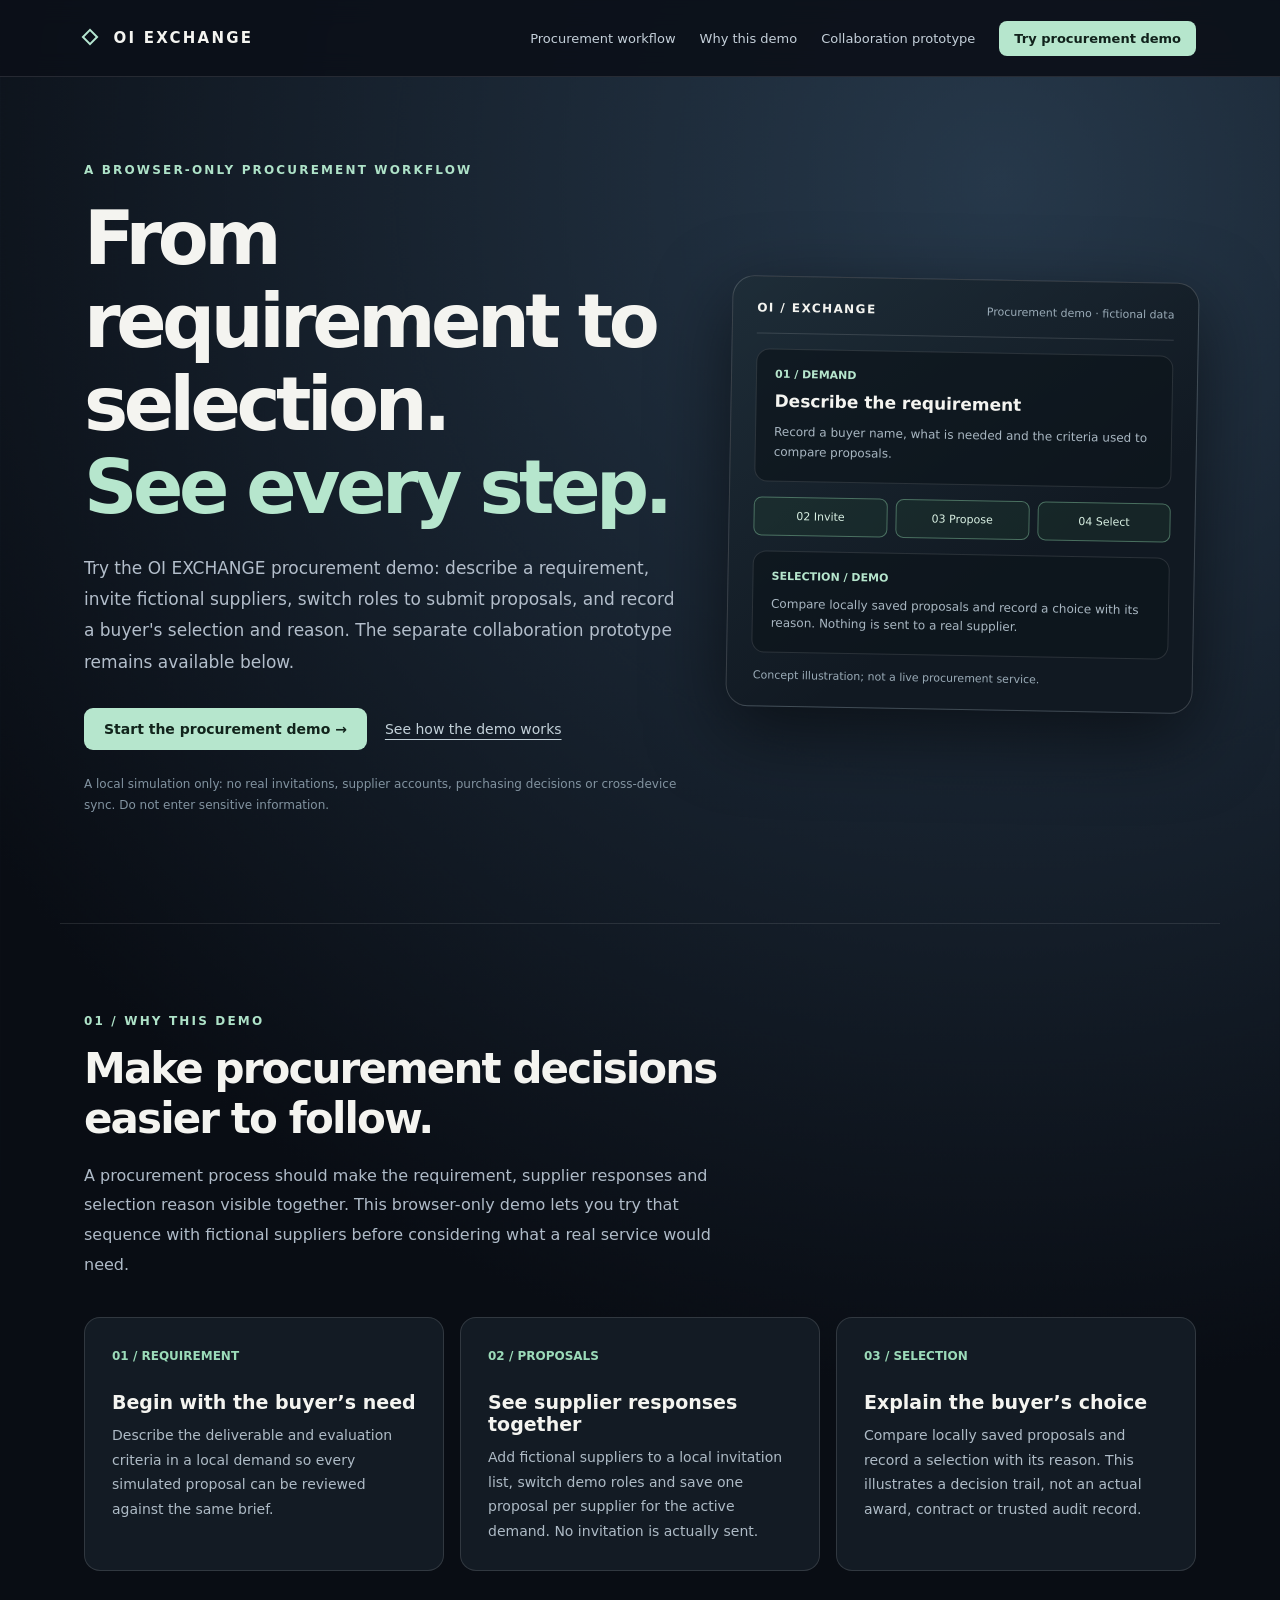
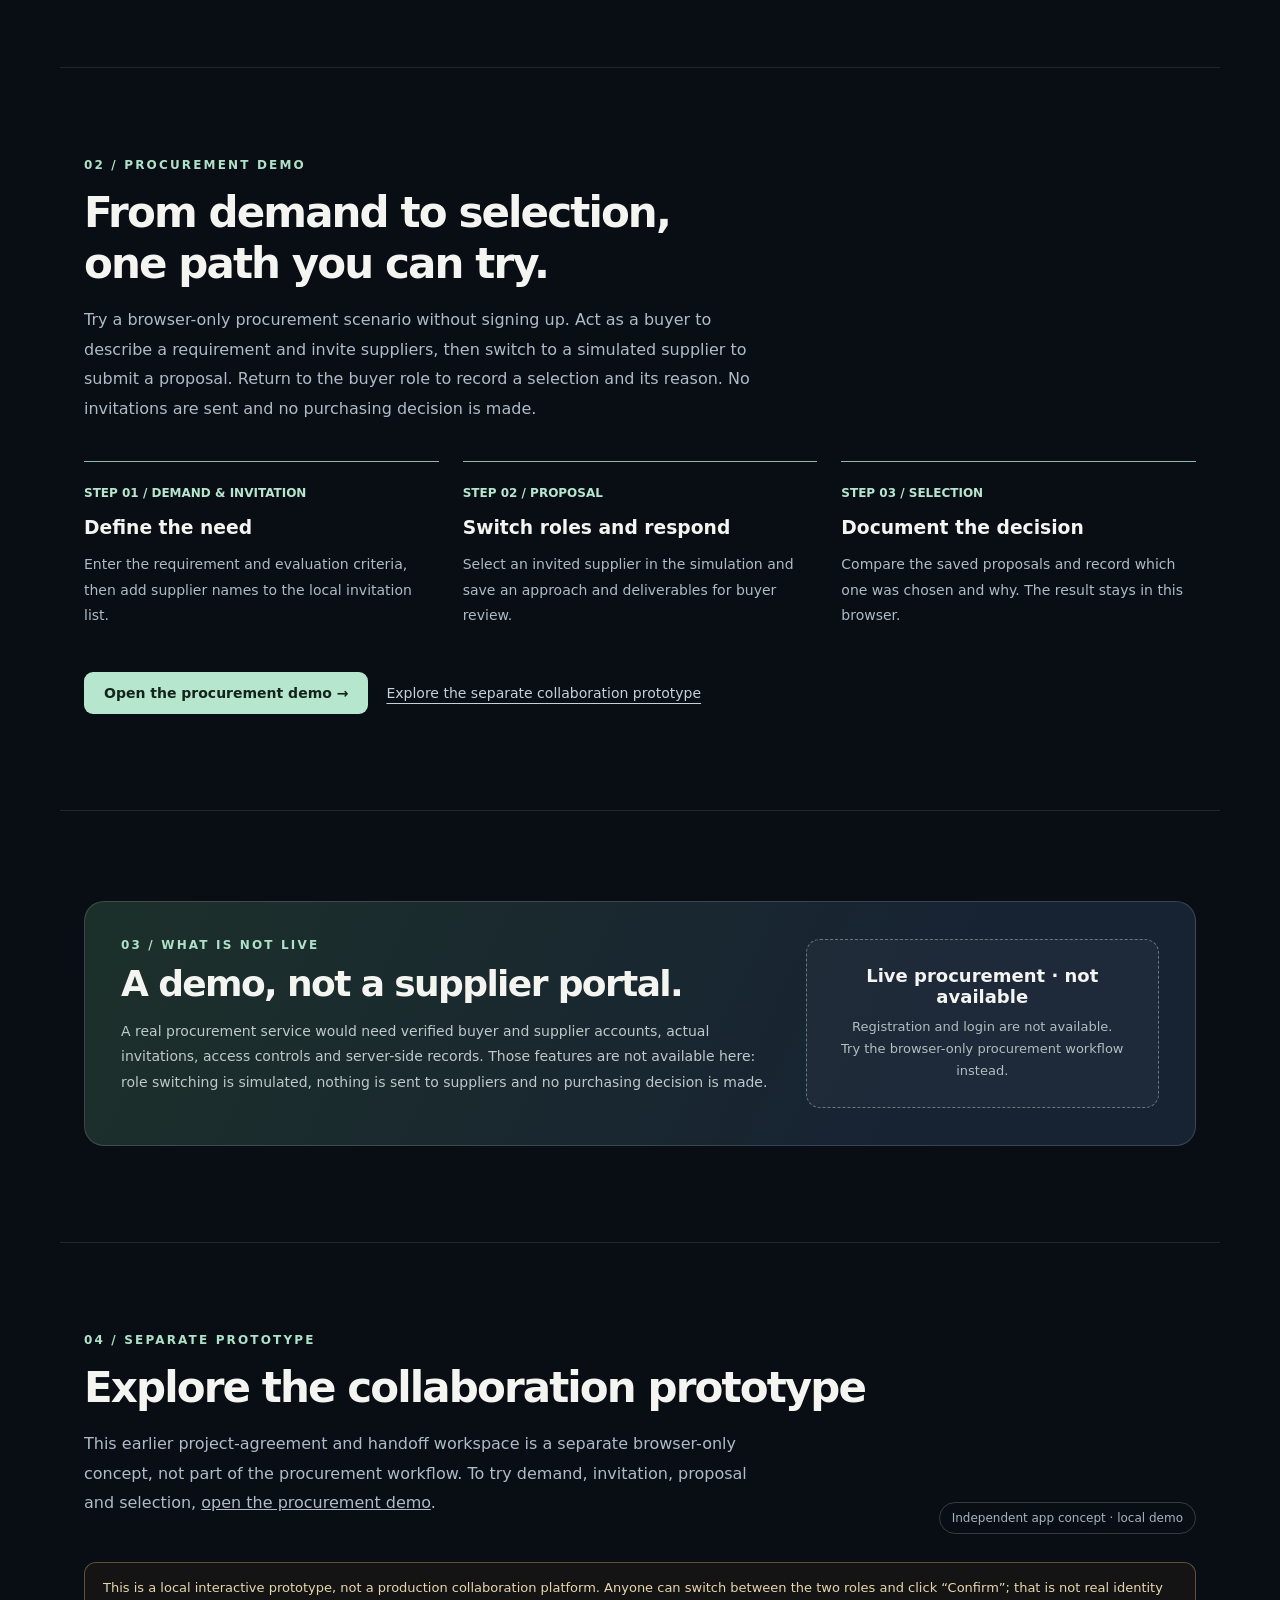
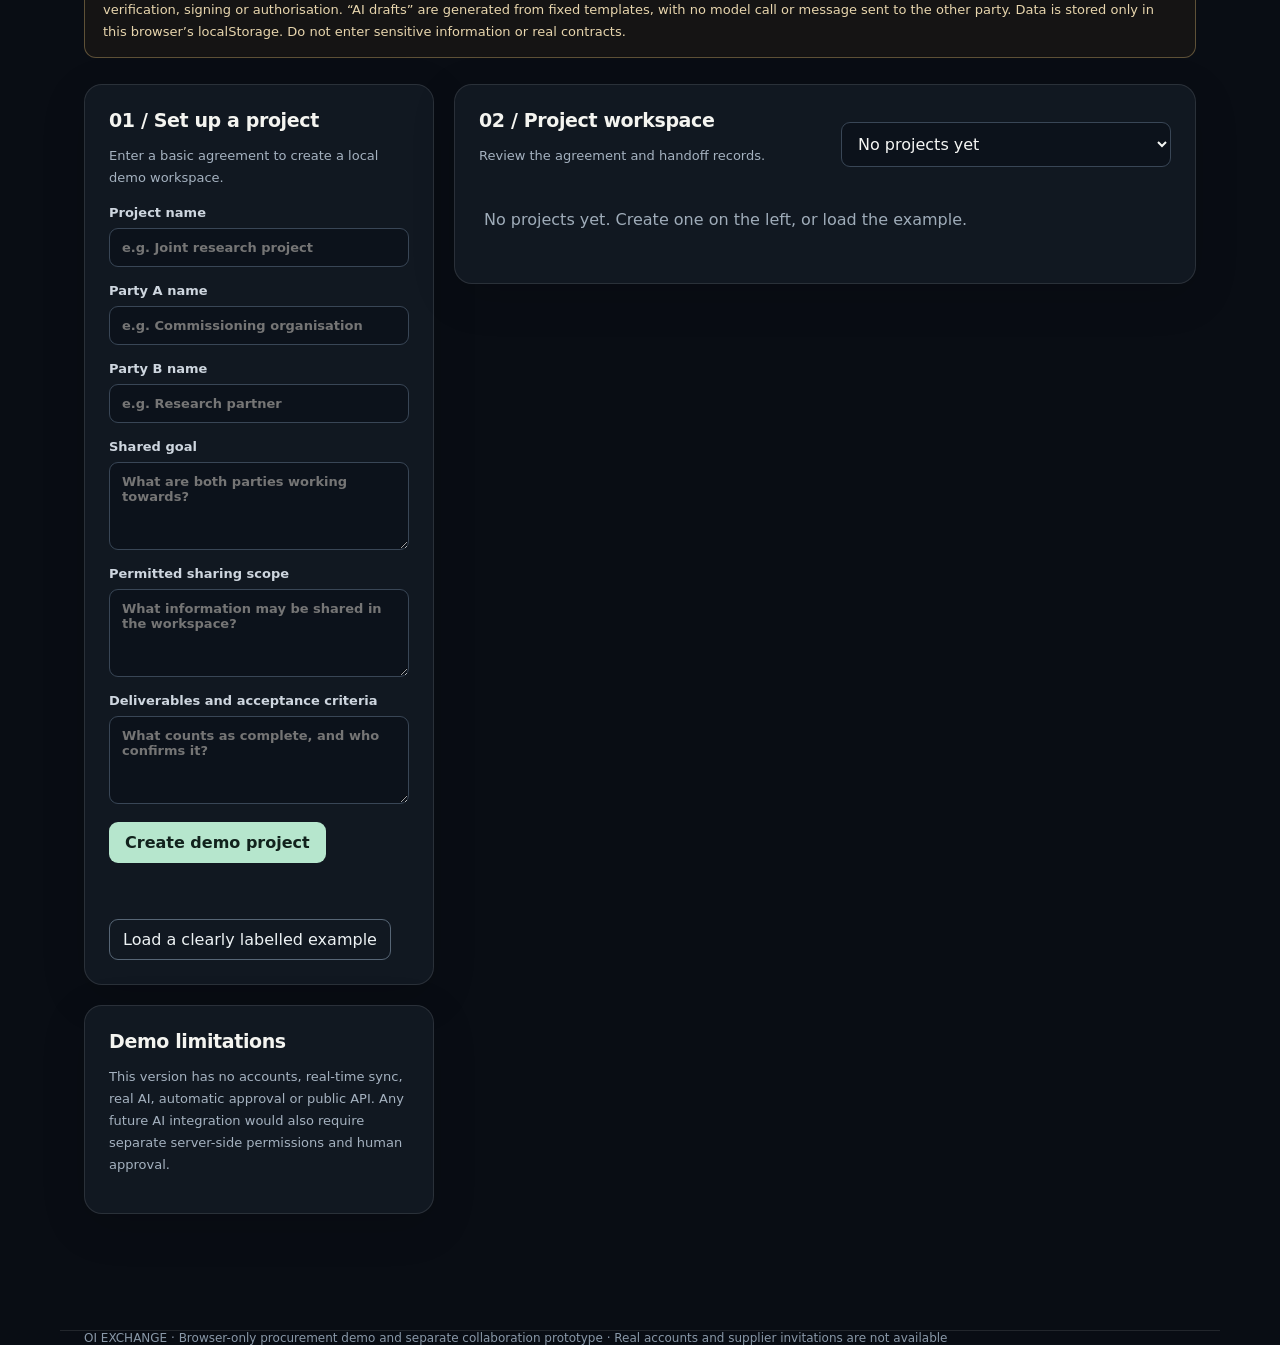
<file: index.html>
<!doctype html>
<html lang="en">
<head>
  <meta charset="utf-8">
  <meta name="viewport" content="width=device-width,initial-scale=1">
  <meta name="color-scheme" content="dark">
  <meta name="description" content="Explore the OI EXCHANGE browser-only procurement demo: define a demand, invite fictional suppliers, compare proposals and record a selection.">
  <title>OI EXCHANGE — Procurement workflow demo</title>
  <link rel="stylesheet" href="style.css">
</head>
<body>
  <a class="skip" href="#main">Skip to content</a>
  <header><div class="wrap"><a class="brand" href="#top"><i aria-hidden="true"></i> OI EXCHANGE</a><nav class="nav" aria-label="Main navigation"><a href="procurement.html#workflow">Procurement workflow</a><a href="#why">Why this demo</a><a href="#demo-workspace">Collaboration prototype</a><a class="nav-cta" href="procurement.html#workflow">Try procurement demo</a></nav></div></header>
  <main id="main">
    <section class="wrap site-hero" id="top" aria-labelledby="hero-title"><div><div class="eyebrow">A BROWSER-ONLY PROCUREMENT WORKFLOW</div><h1 id="hero-title">From requirement to selection.<br><em>See every step.</em></h1><p class="lead">Try the OI EXCHANGE procurement demo: describe a requirement, invite fictional suppliers, switch roles to submit proposals, and record a buyer's selection and reason. The separate collaboration prototype remains available below.</p><div class="ctas"><a class="cta" href="procurement.html#workflow">Start the procurement demo →</a><a class="text-link" href="#flow">See how the demo works</a></div><p class="hero-note">A local simulation only: no real invitations, supplier accounts, purchasing decisions or cross-device sync. Do not enter sensitive information.</p></div><div class="preview" aria-label="Illustration of the simulated procurement workflow; not real supplier data"><div class="preview-head"><strong>OI / EXCHANGE</strong><span>Procurement demo · fictional data</span></div><div class="preview-card"><b>01 / DEMAND</b><strong>Describe the requirement</strong><p>Record a buyer name, what is needed and the criteria used to compare proposals.</p></div><div class="preview-steps"><span>02 Invite</span><span>03 Propose</span><span>04 Select</span></div><div class="preview-card"><b>SELECTION / DEMO</b><p>Compare locally saved proposals and record a choice with its reason. Nothing is sent to a real supplier.</p></div><p class="preview-caption">Concept illustration; not a live procurement service.</p></div></section>
    <section id="why" class="section wrap" aria-labelledby="why-title"><div class="eyebrow">01 / WHY THIS DEMO</div><h2 id="why-title">Make procurement decisions<br>easier to follow.</h2><p class="section-intro">A procurement process should make the requirement, supplier responses and selection reason visible together. This browser-only demo lets you try that sequence with fictional suppliers before considering what a real service would need.</p><div class="feature-grid"><article class="feature"><span>01 / REQUIREMENT</span><h3>Begin with the buyer’s need</h3><p>Describe the deliverable and evaluation criteria in a local demand so every simulated proposal can be reviewed against the same brief.</p></article><article class="feature"><span>02 / PROPOSALS</span><h3>See supplier responses together</h3><p>Add fictional suppliers to a local invitation list, switch demo roles and save one proposal per supplier for the active demand. No invitation is actually sent.</p></article><article class="feature"><span>03 / SELECTION</span><h3>Explain the buyer’s choice</h3><p>Compare locally saved proposals and record a selection with its reason. This illustrates a decision trail, not an actual award, contract or trusted audit record.</p></article></div></section>
    <section id="flow" class="section wrap" aria-labelledby="flow-title"><div class="eyebrow">02 / PROCUREMENT DEMO</div><h2 id="flow-title">From demand to selection,<br>one path you can try.</h2><p class="section-intro">Try a browser-only procurement scenario without signing up. Act as a buyer to describe a requirement and invite suppliers, then switch to a simulated supplier to submit a proposal. Return to the buyer role to record a selection and its reason. No invitations are sent and no purchasing decision is made.</p><div class="flow-grid"><div class="flow-step"><b>STEP 01 / DEMAND &amp; INVITATION</b><h3>Define the need</h3><p>Enter the requirement and evaluation criteria, then add supplier names to the local invitation list.</p></div><div class="flow-step"><b>STEP 02 / PROPOSAL</b><h3>Switch roles and respond</h3><p>Select an invited supplier in the simulation and save an approach and deliverables for buyer review.</p></div><div class="flow-step"><b>STEP 03 / SELECTION</b><h3>Document the decision</h3><p>Compare the saved proposals and record which one was chosen and why. The result stays in this browser.</p></div></div><div class="ctas"><a class="cta" href="procurement.html#workflow">Open the procurement demo →</a><a class="text-link" href="#demo-workspace">Explore the separate collaboration prototype</a></div></section>
    <section id="client" class="section wrap" aria-labelledby="client-title"><div class="client-band"><div><div class="eyebrow">03 / WHAT IS NOT LIVE</div><h2 id="client-title">A demo, not a supplier portal.</h2><p>A real procurement service would need verified buyer and supplier accounts, actual invitations, access controls and server-side records. Those features are not available here: role switching is simulated, nothing is sent to suppliers and no purchasing decision is made.</p></div><div class="reserved" role="note"><strong>Live procurement · not available</strong><span>Registration and login are not available.<br>Try the browser-only procurement workflow instead.</span></div></div></section>
    <section id="demo-workspace" class="section wrap" aria-labelledby="demo-title"><div class="demo-header"><div><div class="eyebrow">04 / SEPARATE PROTOTYPE</div><h2 id="demo-title">Explore the collaboration prototype</h2><p class="section-intro">This earlier project-agreement and handoff workspace is a separate browser-only concept, not part of the procurement workflow. To try demand, invitation, proposal and selection, <a href="procurement.html#workflow">open the procurement demo</a>.</p></div><span class="tag">Independent app concept · local demo</span></div>
    <div class="notice" role="note">This is a local interactive prototype, not a production collaboration platform. Anyone can switch between the two roles and click “Confirm”; that is not real identity verification, signing or authorisation. “AI drafts” are generated from fixed templates, with no model call or message sent to the other party. Data is stored only in this browser’s localStorage. Do not enter sensitive information or real contracts.</div>
    <div class="grid"><aside><section class="card"><h2>01 / Set up a project</h2><p class="small">Enter a basic agreement to create a local demo workspace.</p><form id="project-form"><label class="field">Project name<input name="name" required maxlength="80" placeholder="e.g. Joint research project"></label><label class="field">Party A name<input name="partyA" required maxlength="60" placeholder="e.g. Commissioning organisation"></label><label class="field">Party B name<input name="partyB" required maxlength="60" placeholder="e.g. Research partner"></label><label class="field">Shared goal<textarea name="goal" required maxlength="600" placeholder="What are both parties working towards?"></textarea></label><label class="field">Permitted sharing scope<textarea name="scope" required maxlength="600" placeholder="What information may be shared in the workspace?"></textarea></label><label class="field">Deliverables and acceptance criteria<textarea name="deliverable" required maxlength="600" placeholder="What counts as complete, and who confirms it?"></textarea></label><button class="primary" type="submit">Create demo project</button><p id="project-error" class="alert" role="alert"></p></form><button id="demo" class="secondary" type="button">Load a clearly labelled example</button></section><section class="card"><h2>Demo limitations</h2><p class="small">This version has no accounts, real-time sync, real AI, automatic approval or public API. Any future AI integration would also require separate server-side permissions and human approval.</p></section></aside><div><section class="card"><div class="row"><div><h2>02 / Project workspace</h2><p class="small">Review the agreement and handoff records.</p></div><select id="project-select" class="project" aria-label="Select a project"></select></div><div id="no-project" class="empty">No projects yet. Create one on the left, or load the example.</div><div id="workspace" class="hidden"><div id="overview"></div><label class="field">Current demo role<select id="actor"><option value="A">Party A</option><option value="B">Party B</option></select><small>You can switch roles at any time. This is not real identity verification or authorisation.</small></label></div></section><section id="agreement-card" class="card hidden"><h2>03 / Confirm the project agreement</h2><p class="small">Both parties must separately confirm the current version in the demo before a new handoff can be requested. Revising the agreement increments its version, resets both confirmations and supersedes pending requests from earlier versions.</p><div id="agreement-status"></div><button id="approve-agreement" class="primary" type="button">Confirm current agreement (demo)</button><p id="agreement-error" class="alert" role="alert"></p><details class="revise"><summary>Revise the goal, sharing scope or acceptance criteria</summary><form id="revision-form"><label class="field">Shared goal<textarea name="goal" required maxlength="600"></textarea></label><label class="field">Permitted sharing scope<textarea name="scope" required maxlength="600"></textarea></label><label class="field">Deliverables and acceptance criteria<textarea name="deliverable" required maxlength="600"></textarea></label><button class="secondary" type="submit">Create a new agreement version (demo)</button><p id="revision-error" class="alert" role="alert"></p></form></details></section><section id="handoff-card" class="card hidden"><h2>04 / Request a handoff</h2><p class="small">Create a fixed-template draft as the current demo role. The other party must review its scope and explain the decision. Nothing is sent automatically, and no task is executed.</p><div id="handoff-gate" class="gate" role="status"></div><form id="handoff-form"><label class="field">Task for collaboration<textarea name="task" required maxlength="500" placeholder="Describe the specific task for the other party to review"></textarea></label><label class="check"><input name="scopeCheck" type="checkbox" required><span>I have manually checked that this task and its information do not exceed the agreement’s permitted sharing scope.</span></label><button id="submit-handoff" class="primary" type="submit">Create draft and request demo review</button><p id="handoff-error" class="alert" role="alert"></p></form><h3 class="sectiontitle">Handoff requests</h3><div id="handoffs"></div></section><section id="audit-card" class="card hidden"><h2>05 / Activity log</h2><p class="small">Records only demo actions in this browser. This is not a tamper-proof audit log.</p><ol id="audit" class="log"></ol><button id="clear-project" class="secondary danger" type="button">Delete this local project</button></section></div></div></section>
  </main><footer class="wrap">OI EXCHANGE · Browser-only procurement demo and separate collaboration prototype · Real accounts and supplier invitations are not available</footer>
  <script src="app.js" defer></script>
</body>
</html>
</file>
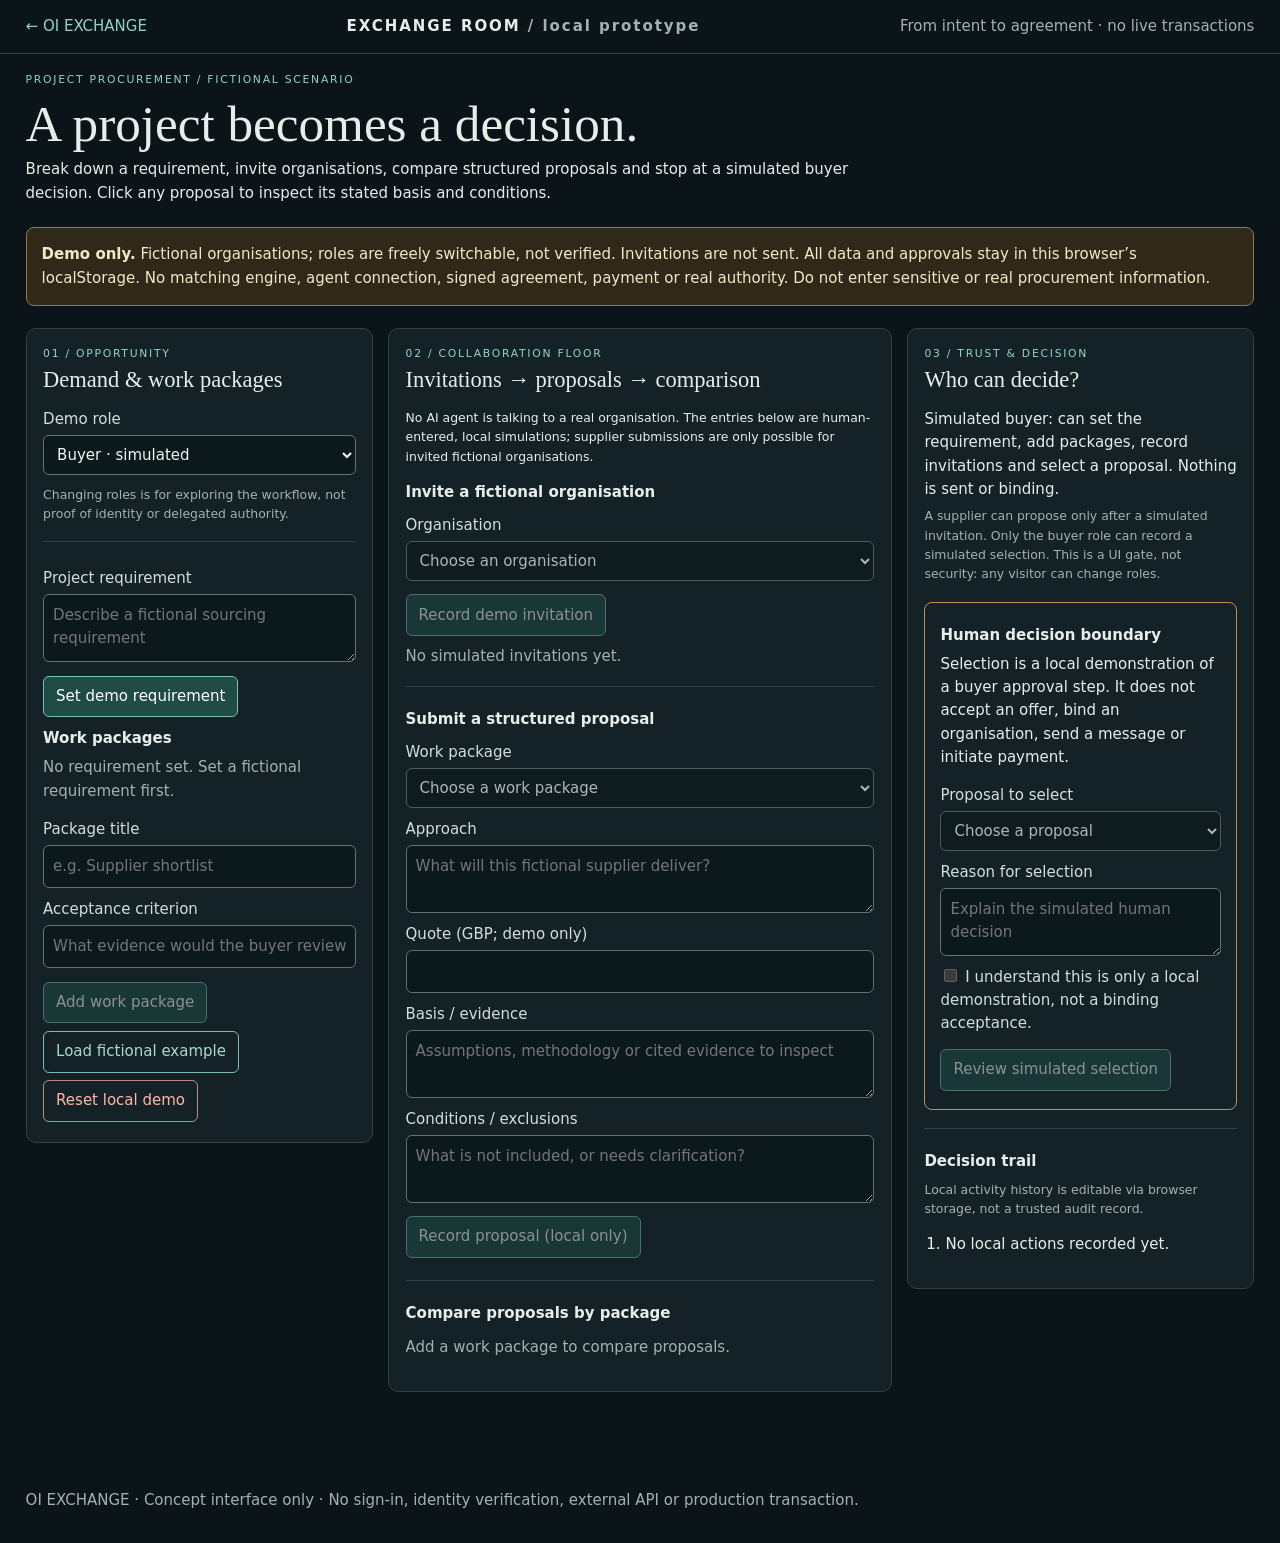
<file: exchange-room.html>
<!doctype html>
<html lang="en">
<head>
<meta charset="utf-8"><meta name="viewport" content="width=device-width, initial-scale=1"><meta name="color-scheme" content="dark">
<meta name="description" content="OI EXCHANGE procurement workflow concept. Fictional organisations and browser-only simulated decisions.">
<title>Exchange Room · OI EXCHANGE (demo)</title>
<style>
:root{font:15px/1.55 system-ui,sans-serif;color:#e7ede9;background:#0b1418}*{box-sizing:border-box}body{margin:0}button,input,textarea,select{font:inherit}button{cursor:pointer}button:disabled{cursor:not-allowed;opacity:.5}a{color:#92d4c4}header{position:sticky;top:0;z-index:2;display:flex;align-items:center;justify-content:space-between;gap:1rem;padding:1rem 2vw;background:#0b1418;border-bottom:1px solid #304044}header a{text-decoration:none}header strong{letter-spacing:.13em}header span,small,.muted{color:#a2b2b2}main{max-width:1750px;margin:auto;padding:1.2rem 2vw 3rem}h1{font:clamp(2rem,4vw,3.5rem)/1.12 Georgia,serif;margin:.4rem 0}h2{font:1.5rem Georgia,serif;margin:.3rem 0 1rem}h3{font-size:1rem;margin:.4rem 0}p{margin:.35rem 0 1rem}.eyebrow{font-size:.72rem;letter-spacing:.16em;color:#92d4c4;text-transform:uppercase}.intro{max-width:880px;margin-bottom:1.5rem}.notice{padding:1rem;border:1px solid #997940;background:#302919;color:#f4e7c7;border-radius:8px;margin:1rem 0 1.5rem}.layout{display:grid;grid-template-columns:minmax(250px,1fr) minmax(330px,1.45fr) minmax(260px,1fr);gap:1rem;align-items:start}section.panel{background:#142227;border:1px solid #304044;border-radius:10px;padding:1.1rem;min-width:0}section.panel>div+div{border-top:1px solid #304044;padding-top:1rem;margin-top:1.2rem}label{display:block;margin:.65rem 0;color:#d4dfda}input:not([type=checkbox]),select,textarea{display:block;width:100%;margin-top:.25rem;padding:.6rem;border-radius:6px;border:1px solid #607474;background:#0c191c;color:#f2f5f1}textarea{min-height:68px;resize:vertical}button{border:1px solid #7fbfad;border-radius:6px;background:#204c48;color:#fff;padding:.55rem .8rem;margin:.25rem .25rem .25rem 0}button.secondary{background:transparent;color:#a8dbce}button.danger{border-color:#bb8e83;color:#ffb7a4}fieldset{border:1px solid #456062;border-radius:6px;margin:.6rem 0}legend{color:#dce7df}fieldset label{display:flex;align-items:flex-start;gap:.5rem}fieldset input{margin-top:.35rem}.item{border:1px solid #384e51;padding:.75rem;margin:.65rem 0;border-radius:7px;overflow-wrap:anywhere}.item.selected{border-color:#92d4c4}.tag{display:inline-block;padding:.15rem .4rem;border:1px solid #657b79;border-radius:4px;color:#bbe0d7;font-size:.75rem}ol{padding-left:1.4rem}li{margin:.5rem 0}details{margin:.5rem 0}summary{cursor:pointer;color:#a7dfd0}table{width:100%;border-collapse:collapse}th,td{padding:.55rem;text-align:left;vertical-align:top;border-bottom:1px solid #385052}th{color:#a7dfd0}.scroll{overflow-x:auto}output{display:block;min-height:1.5rem;color:#f4d795;margin:.5rem 0}#decision{border:1px solid #b99157;padding:1rem;border-radius:8px}.small{font-size:.83rem}footer{max-width:1750px;padding:1rem 2vw 2rem;margin:auto;color:#a2b2b2}@media(max-width:1100px){.layout{grid-template-columns:1fr 1fr}.layout section:last-child{grid-column:1/-1}}@media(max-width:680px){.layout{display:block}.layout section{margin-bottom:1rem}header{position:static;flex-wrap:wrap}}
</style>
<script src="exchange-room.js" defer></script>
</head>
<body>
<header><a href="index.html">← OI EXCHANGE</a><strong>EXCHANGE ROOM <span>/ local prototype</span></strong><span>From intent to agreement · no live transactions</span></header>
<main>
<div class="intro"><div class="eyebrow">Project procurement / fictional scenario</div><h1>A project becomes a decision.</h1><p>Break down a requirement, invite organisations, compare structured proposals and stop at a simulated buyer decision. Click any proposal to inspect its stated basis and conditions.</p></div>
<div class="notice" role="note"><strong>Demo only.</strong> Fictional organisations; roles are freely switchable, not verified. Invitations are not sent. All data and approvals stay in this browser’s localStorage. No matching engine, agent connection, signed agreement, payment or real authority. Do not enter sensitive or real procurement information.</div>
<div class="layout">
<section class="panel" aria-label="Opportunity and work packages"><div><div class="eyebrow">01 / Opportunity</div><h2>Demand & work packages</h2><label>Demo role<select id="actor"><option value="buyer">Buyer · simulated</option><option value="atlas">Atlas Sourcing · fictional supplier</option><option value="meridian">Meridian Research · fictional supplier</option><option value="north">North Logistics · fictional supplier</option></select></label><p class="small muted">Changing roles is for exploring the workflow, not proof of identity or delegated authority.</p></div><div><form id="project-form"><label>Project requirement<textarea name="requirement" maxlength="500" required placeholder="Describe a fictional sourcing requirement"></textarea></label><button type="submit">Set demo requirement</button></form><h3>Work packages</h3><div id="packages"></div><form id="package-form"><label>Package title<input name="title" maxlength="90" required placeholder="e.g. Supplier shortlist"></label><label>Acceptance criterion<input name="criterion" maxlength="250" required placeholder="What evidence would the buyer review?"></label><button type="submit">Add work package</button></form><button id="example" type="button" class="secondary">Load fictional example</button><button id="reset" type="button" class="secondary danger">Reset local demo</button></div></section>
<section class="panel" aria-label="Collaboration and proposals"><div><div class="eyebrow">02 / Collaboration floor</div><h2>Invitations → proposals → comparison</h2><p class="small">No AI agent is talking to a real organisation. The entries below are human-entered, local simulations; supplier submissions are only possible for invited fictional organisations.</p><h3>Invite a fictional organisation</h3><form id="invite-form"><label>Organisation<select name="organisation" id="invite-org"></select></label><button type="submit">Record demo invitation</button></form><div id="invites"></div></div><div><h3>Submit a structured proposal</h3><form id="proposal-form"><label>Work package<select id="proposal-package" name="package" required></select></label><label>Approach<textarea name="approach" maxlength="500" required placeholder="What will this fictional supplier deliver?"></textarea></label><label>Quote (GBP; demo only)<input name="price" type="number" min="0" max="100000000" step="0.01" required></label><label>Basis / evidence<textarea name="evidence" maxlength="350" required placeholder="Assumptions, methodology or cited evidence to inspect"></textarea></label><label>Conditions / exclusions<textarea name="conditions" maxlength="350" required placeholder="What is not included, or needs clarification?"></textarea></label><button type="submit">Record proposal (local only)</button></form></div><div><h3>Compare proposals by package</h3><div id="comparison" class="scroll"></div></div></section>
<section class="panel" aria-label="Trust and decision"><div><div class="eyebrow">03 / Trust & decision</div><h2>Who can decide?</h2><div id="authority"></div><p class="small muted">A supplier can propose only after a simulated invitation. Only the buyer role can record a simulated selection. This is a UI gate, not security: any visitor can change roles.</p></div><div id="decision"><h3>Human decision boundary</h3><p>Selection is a local demonstration of a buyer approval step. It does not accept an offer, bind an organisation, send a message or initiate payment.</p><form id="decision-form"><label>Proposal to select<select name="proposal" id="decision-proposal" required></select></label><label>Reason for selection<textarea name="reason" maxlength="350" required placeholder="Explain the simulated human decision"></textarea></label><label><input name="ack" type="checkbox" required> I understand this is only a local demonstration, not a binding acceptance.</label><button type="submit">Review simulated selection</button></form></div><div><h3>Decision trail</h3><p class="small muted">Local activity history is editable via browser storage, not a trusted audit record.</p><ol id="events"></ol></div></section>
</div><output id="message" role="status" aria-live="polite"></output>
</main><footer>OI EXCHANGE · Concept interface only · No sign-in, identity verification, external API or production transaction.</footer>
</body></html>
</file>
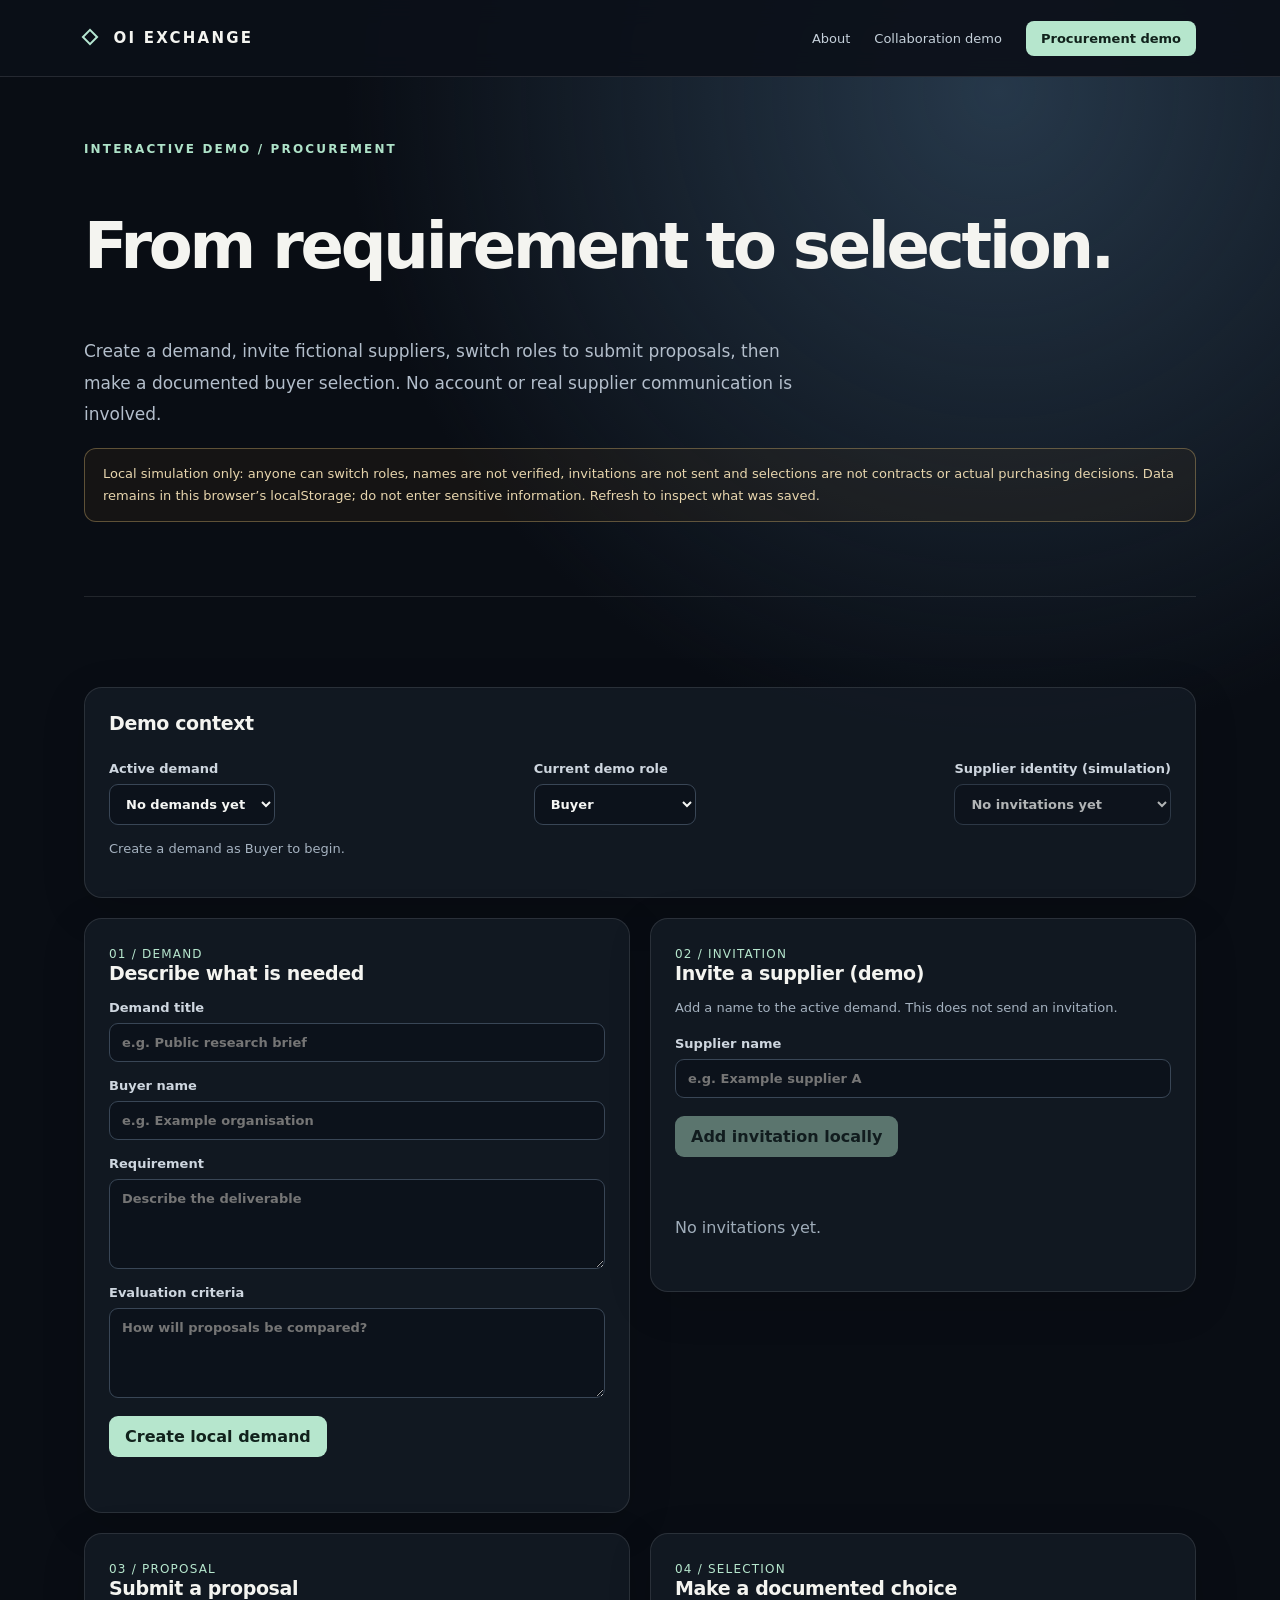
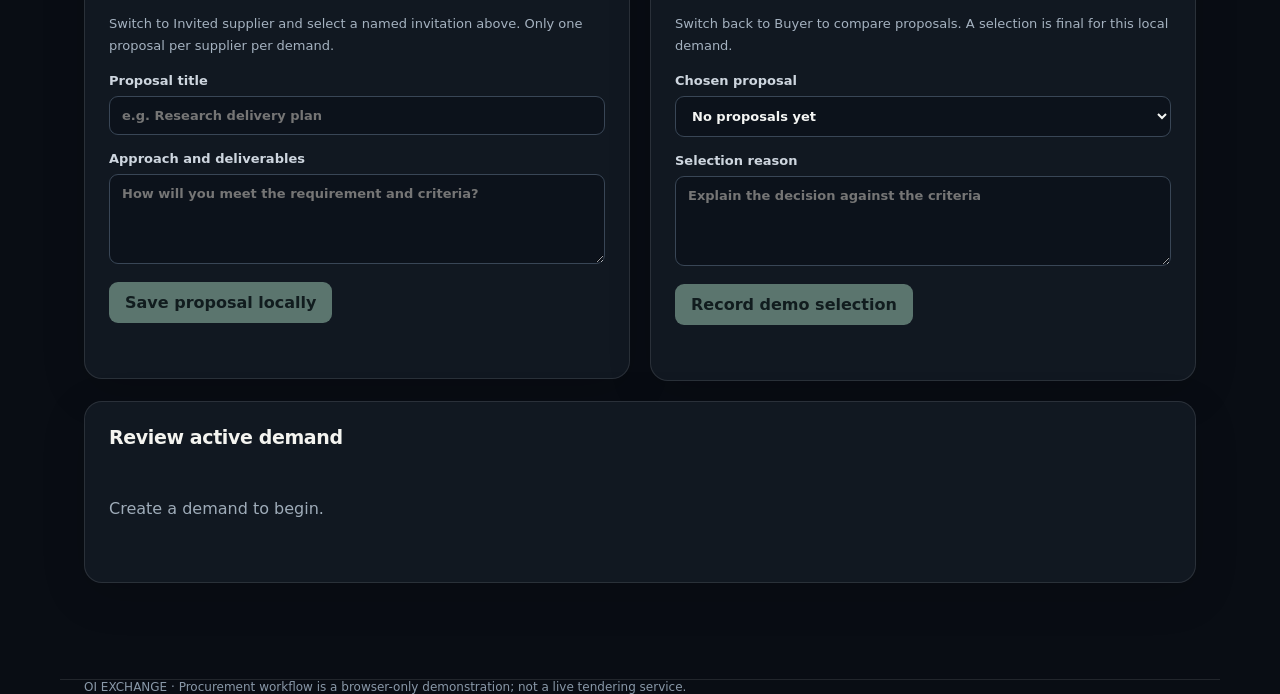
<file: procurement.html>
<!doctype html>
<html lang="en">
<head>
  <meta charset="utf-8">
  <meta name="viewport" content="width=device-width,initial-scale=1">
  <meta name="color-scheme" content="dark">
  <meta name="description" content="Try the OI EXCHANGE local procurement workflow: demand, invitation, proposal and selection.">
  <title>Procurement demo — OI EXCHANGE</title>
  <link rel="stylesheet" href="style.css">
  <style>
    .procure-hero{padding-top:65px;padding-bottom:48px}.procure-hero h1{font-size:clamp(36px,5vw,64px);letter-spacing:-.05em}.procure-hero p{max-width:740px}.procure-grid{display:grid;grid-template-columns:repeat(2,minmax(0,1fr));gap:20px;align-items:start}.procure-grid .card{margin:0}.procure-grid .wide{grid-column:1/-1}.procure-grid textarea{min-height:90px}.procure-grid .actions{display:flex;gap:12px;flex-wrap:wrap}.procure-grid .item{overflow-wrap:anywhere}.procure-grid .item p{white-space:pre-wrap}.procure-grid .item small{color:#a5b2c0}.procure-grid .field select{max-width:none}.procure-grid .alert{margin-bottom:0}.procure-grid .empty{padding:10px 0}.stage{color:#b6e6cd;font-size:12px;letter-spacing:.1em;text-transform:uppercase}@media(max-width:800px){.procure-grid{grid-template-columns:1fr}}
  </style>
</head>
<body>
  <a class="skip" href="#main">Skip to content</a>
  <header><div class="wrap"><a class="brand" href="index.html"><i aria-hidden="true"></i> OI EXCHANGE</a><nav class="nav" aria-label="Main navigation"><a href="index.html">About</a><a href="index.html#demo-workspace">Collaboration demo</a><a class="nav-cta" href="#workflow">Procurement demo</a></nav></div></header>
  <main id="main" class="wrap">
    <section class="procure-hero" aria-labelledby="title"><div class="eyebrow">INTERACTIVE DEMO / PROCUREMENT</div><h1 id="title">From requirement to selection.</h1><p class="lead">Create a demand, invite fictional suppliers, switch roles to submit proposals, then make a documented buyer selection. No account or real supplier communication is involved.</p><div class="notice" role="note">Local simulation only: anyone can switch roles, names are not verified, invitations are not sent and selections are not contracts or actual purchasing decisions. Data remains in this browser’s localStorage; do not enter sensitive information. Refresh to inspect what was saved.</div></section>
    <section id="workflow" class="section" aria-label="Procurement workflow">
      <div class="procure-grid">
        <section class="card wide" aria-labelledby="context-title"><h2 id="context-title">Demo context</h2><div class="row"><label class="field">Active demand<select id="demand-select" aria-label="Active demand"></select></label><label class="field">Current demo role<select id="role"><option value="buyer">Buyer</option><option value="supplier">Invited supplier</option></select></label><label class="field">Supplier identity (simulation)<select id="supplier-select" aria-label="Supplier identity"></select></label></div><p id="context" class="small" role="status"></p></section>
        <section class="card" aria-labelledby="demand-title"><span class="stage">01 / Demand</span><h2 id="demand-title">Describe what is needed</h2><form id="demand-form"><label class="field">Demand title<input name="title" required maxlength="80" placeholder="e.g. Public research brief"></label><label class="field">Buyer name<input name="buyer" required maxlength="80" placeholder="e.g. Example organisation"></label><label class="field">Requirement<textarea name="requirement" required maxlength="600" placeholder="Describe the deliverable"></textarea></label><label class="field">Evaluation criteria<textarea name="criteria" required maxlength="600" placeholder="How will proposals be compared?"></textarea></label><button class="primary" type="submit">Create local demand</button><p id="demand-error" class="alert" role="alert"></p></form></section>
        <section class="card" aria-labelledby="invitation-title"><span class="stage">02 / Invitation</span><h2 id="invitation-title">Invite a supplier (demo)</h2><p class="small">Add a name to the active demand. This does not send an invitation.</p><form id="invitation-form"><label class="field">Supplier name<input name="supplier" required maxlength="80" placeholder="e.g. Example supplier A"></label><button class="primary" type="submit">Add invitation locally</button><p id="invitation-error" class="alert" role="alert"></p></form><div id="invitations" aria-live="polite"></div></section>
        <section class="card" aria-labelledby="proposal-title"><span class="stage">03 / Proposal</span><h2 id="proposal-title">Submit a proposal</h2><p class="small">Switch to Invited supplier and select a named invitation above. Only one proposal per supplier per demand.</p><form id="proposal-form"><label class="field">Proposal title<input name="title" required maxlength="80" placeholder="e.g. Research delivery plan"></label><label class="field">Approach and deliverables<textarea name="approach" required maxlength="800" placeholder="How will you meet the requirement and criteria?"></textarea></label><button class="primary" type="submit">Save proposal locally</button><p id="proposal-error" class="alert" role="alert"></p></form></section>
        <section class="card" aria-labelledby="selection-title"><span class="stage">04 / Selection</span><h2 id="selection-title">Make a documented choice</h2><p class="small">Switch back to Buyer to compare proposals. A selection is final for this local demand.</p><form id="selection-form"><label class="field">Chosen proposal<select id="proposal-select" name="proposal" required></select></label><label class="field">Selection reason<textarea name="reason" required maxlength="500" placeholder="Explain the decision against the criteria"></textarea></label><button class="primary" type="submit">Record demo selection</button><p id="selection-error" class="alert" role="alert"></p></form></section>
        <section class="card wide" aria-labelledby="review-title"><h2 id="review-title">Review active demand</h2><div id="review" aria-live="polite" class="empty">Create a demand to begin.</div><button id="delete-demand" class="secondary danger" type="button" hidden>Delete active local demand</button></section>
      </div>
    </section>
  </main>
  <footer class="wrap">OI EXCHANGE · Procurement workflow is a browser-only demonstration; not a live tendering service.</footer>
  <script src="procurement.js" defer></script>
</body>
</html>
</file>
<file: style.css>
:root{font-family:Inter,ui-sans-serif,system-ui,-apple-system,BlinkMacSystemFont,"Segoe UI",sans-serif;color:#f4f4f0;background:#090d14;scroll-behavior:smooth}*{box-sizing:border-box}body{margin:0;min-height:100vh;background:radial-gradient(circle at 78% 4%,#26384a 0,transparent 27%),#090d14}button,input,textarea,select{font:inherit}button{cursor:pointer}button:disabled{opacity:.45;cursor:not-allowed}a{color:inherit}a:focus-visible,button:focus-visible,input:focus-visible,select:focus-visible,textarea:focus-visible,summary:focus-visible{outline:2px solid #b6e6cd;outline-offset:3px}.wrap{max-width:1160px;margin:auto;padding:0 24px}.skip{position:absolute;left:-9999px;top:8px;background:#b6e6cd;color:#11221c;padding:10px;z-index:5}.skip:focus{left:8px}header{border-bottom:1px solid #ffffff1c;background:#0b1019e8;backdrop-filter:blur(12px);position:sticky;top:0;z-index:4}header .wrap{display:flex;justify-content:space-between;align-items:center;min-height:76px;gap:16px}.brand{font-weight:800;letter-spacing:.15em;font-size:15px;text-decoration:none;white-space:nowrap}.brand i{display:inline-block;width:12px;height:12px;border:2px solid #b5e6d1;transform:rotate(45deg);margin-right:10px}.nav{display:flex;align-items:center;gap:24px}.nav a{font-size:13px;color:#c5d0da;text-decoration:none}.nav a:hover{color:#b6e6cd}.nav .nav-cta{color:#11221c;background:#b6e6cd;padding:10px 15px;border-radius:8px;font-weight:800}.nav .nav-cta:hover{color:#11221c;background:#d7f6e6}.tag,.muted{color:#a7b2bf}.tag{font-size:12px;border:1px solid #ffffff30;border-radius:40px;padding:8px 12px}.eyebrow{color:#aee2c8;font-size:12px;letter-spacing:.18em;font-weight:700}.site-hero{display:grid;grid-template-columns:1.12fr .88fr;gap:50px;align-items:center;min-height:560px;padding-top:86px;padding-bottom:96px}.site-hero h1{font-size:clamp(42px,5.8vw,75px);letter-spacing:-.06em;line-height:1.12;margin:20px 0 23px}.site-hero h1 em{font-style:normal;color:#b6e6cd}.lead{max-width:600px;line-height:1.85;color:#b3becb;font-size:17px}.ctas{display:flex;align-items:center;gap:18px;flex-wrap:wrap;margin-top:30px}.cta{display:inline-flex;text-decoration:none;justify-content:center;align-items:center;background:#b6e6cd;color:#12241c;border-radius:9px;padding:13px 20px;font-weight:800;font-size:14px}.cta:hover{background:#d7f6e6}.text-link{font-size:14px;color:#c3d1d9;text-underline-offset:5px}.hero-note{font-size:12px;line-height:1.7;color:#8293a0;margin-top:24px}.preview{border:1px solid #ffffff2a;border-radius:22px;background:linear-gradient(145deg,#1e2d38,#111922 65%);padding:24px;box-shadow:0 24px 75px #0008;transform:rotate(1deg)}.preview-head{display:flex;align-items:center;justify-content:space-between;border-bottom:1px solid #ffffff22;padding-bottom:18px;gap:10px}.preview-head strong{letter-spacing:.12em;font-size:12px}.preview-head span,.preview-caption{font-size:11px;color:#9aabb7}.preview-card{background:#0d151db8;border:1px solid #ffffff1e;border-radius:13px;padding:18px;margin-top:15px}.preview-card b{display:block;font-size:11px;color:#b6e6cd;margin-bottom:10px}.preview-card strong{font-size:17px}.preview-card p{font-size:12px;color:#a9b7c2;line-height:1.65;margin-bottom:0}.preview-steps{display:grid;grid-template-columns:repeat(3,1fr);gap:8px;margin-top:15px}.preview-steps span{border:1px solid #80be9c7b;background:#2346364a;color:#d9f0e3;border-radius:8px;text-align:center;font-size:11px;padding:12px 4px}.preview-caption{margin:16px 2px 0}.section{padding-top:90px;padding-bottom:96px;border-top:1px solid #ffffff1a;scroll-margin-top:80px}.section h2{font-size:clamp(29px,3.5vw,42px);letter-spacing:-.045em;line-height:1.2;margin:16px 0}.section-intro{max-width:670px;color:#afbbc8;line-height:1.85}.feature-grid{display:grid;grid-template-columns:repeat(3,1fr);gap:16px;margin-top:38px}.feature{border:1px solid #ffffff20;border-radius:16px;background:#131b24;padding:27px;min-height:200px}.feature span{color:#9bdbb9;font-size:12px;font-weight:800}.feature h3{font-size:19px;margin:27px 0 10px}.feature p{font-size:14px;line-height:1.75;color:#aebbc6;margin:0}.flow-grid{display:grid;grid-template-columns:repeat(3,1fr);gap:24px;margin-top:38px}.flow-step{border-top:1px solid #8fbaa7;padding-top:20px}.flow-step b{font-size:12px;color:#b6e6cd}.flow-step h3{margin:16px 0 10px}.flow-step p{font-size:14px;line-height:1.8;color:#aebbc6}.client-band{border:1px solid #ffffff25;background:linear-gradient(115deg,#1c302a,#172333 75%);border-radius:20px;padding:36px;display:grid;grid-template-columns:1.3fr .7fr;align-items:center;gap:28px}.client-band h2{margin:10px 0;font-size:clamp(26px,3vw,36px)}.client-band p{max-width:660px;color:#bdc9ca;line-height:1.8;font-size:14px}.reserved{border:1px dashed #aacdb781;border-radius:14px;padding:25px;text-align:center;background:#ffffff08}.reserved strong{display:block;font-size:18px;margin-bottom:9px}.reserved span{display:block;color:#adc0c0;font-size:13px;line-height:1.7}.demo-header{display:flex;justify-content:space-between;align-items:end;gap:18px;margin-bottom:28px}.demo-header h2{margin-bottom:5px}.notice{padding:14px 18px;border:1px solid #c8a96869;border-radius:12px;color:#e7d5ad;background:#45341835;font-size:13px;line-height:1.7;margin:0 0 26px}.grid{display:grid;grid-template-columns:350px minmax(0,1fr);gap:20px;align-items:start}.card{border:1px solid #ffffff1b;border-radius:18px;background:#131a24e8;padding:24px;margin-bottom:20px;box-shadow:0 12px 45px #0002}.card h2{font-size:19px;margin:0 0 10px;letter-spacing:-.02em}.card h3{font-size:15px;margin:20px 0 8px}.card p{line-height:1.7}.small{font-size:13px;color:#a5b2c0;line-height:1.6}.field{display:block;color:#ced6df;font-size:13px;font-weight:600;margin-top:16px}.field input:not([type=checkbox]),.field textarea,.field select,select.project{display:block;width:100%;margin-top:8px;background:#0c121b;color:#f5f6f4;border:1px solid #394656;border-radius:9px;padding:11px 12px;outline:none}.field textarea{min-height:88px;resize:vertical}.field input:focus,.field textarea:focus,.field select:focus,select.project:focus{border-color:#9ad8bb}.field small{display:block;color:#8493a2;font-weight:400;margin-top:6px}.check{display:flex;align-items:flex-start;gap:10px;margin-top:16px;color:#ced6df;font-size:13px;line-height:1.55}.check input{margin-top:3px;accent-color:#b6e6cd}.check span{flex:1}button.primary{background:#b6e6cd;color:#11221c;border:0;border-radius:9px;padding:11px 16px;font-weight:800;margin-top:18px}button.secondary{border:1px solid #576676;background:transparent;color:#edf2f4;border-radius:9px;padding:10px 13px;margin-top:12px}button.secondary:hover{border-color:#b6e6cd}button.danger{border-color:#b86969;color:#f1aaaa}.row{display:flex;justify-content:space-between;gap:15px;align-items:center;flex-wrap:wrap}.pill{border:1px solid #71b99c88;border-radius:30px;color:#b6e6cd;padding:5px 9px;font-size:12px}.statline{display:flex;gap:10px;flex-wrap:wrap;margin:18px 0}.stat{background:#0c121b;border:1px solid #ffffff18;border-radius:10px;padding:12px 15px;flex:1;min-width:110px}.stat strong{display:block;font-size:24px}.stat span{color:#9facb9;font-size:12px}.data{background:#0e141e;border:1px solid #ffffff16;border-radius:12px;padding:14px 16px;margin:12px 0;overflow-wrap:anywhere}.data b{display:block;font-size:12px;color:#b6e6cd;margin-bottom:6px}.data p{margin:0;white-space:pre-wrap;font-size:14px}.item{border-top:1px solid #ffffff1c;padding:18px 0}.item:first-child{border-top:0}.item h3{margin:0 0 6px}.item .small{margin:5px 0}.item pre{white-space:pre-wrap;overflow-wrap:anywhere;color:#dce9e3;background:#0b1219;border-radius:9px;padding:14px;font:13px/1.65 ui-monospace,SFMono-Regular,Consolas,monospace}.item .actions{display:flex;gap:10px;flex-wrap:wrap}.item .actions button{margin:4px 0 0}.item .review{margin-top:12px;border-top:1px solid #ffffff1c;padding-top:2px}.item .review textarea{min-height:64px}.empty{color:#9facb9;padding:30px 5px}.hidden{display:none!important}footer{padding:30px 0 55px;color:#8998a8;font-size:12px;border-top:1px solid #ffffff1a}.log{margin:0;padding:0 0 0 22px}.log li{margin:10px 0;color:#cad2dc;line-height:1.5}.log time{color:#8292a2;font-size:12px;margin-right:8px}.alert{color:#ffbcbc;font-size:13px;min-height:18px}.project{max-width:330px}select.project{margin:0}.sectiontitle{margin:34px 0 15px}.footnote{color:#8998a8;font-size:12px;margin-top:15px}details.revise{border-top:1px solid #ffffff1c;margin-top:22px;padding-top:18px}details.revise summary{cursor:pointer;color:#b6e6cd;font-size:13px}.gate{padding:12px 14px;background:#0c121b;border-radius:10px;margin:15px 0;color:#b6e6cd;font-size:13px;line-height:1.6}@media(max-width:900px){.site-hero{grid-template-columns:1fr;min-height:auto;gap:38px}.preview{max-width:620px}.nav{gap:14px}.nav a{font-size:12px}}@media(max-width:800px){.grid,.client-band{grid-template-columns:1fr}.feature-grid,.flow-grid{grid-template-columns:1fr}.feature{min-height:auto}.section{padding-top:65px;padding-bottom:70px}.card{padding:20px}.project{max-width:none}}@media(max-width:600px){header .wrap{min-height:66px;flex-wrap:wrap;padding-top:12px;padding-bottom:12px}.nav{width:100%;justify-content:space-between;gap:8px;flex-wrap:wrap}.nav a{font-size:11px}.nav .nav-cta{padding:8px 10px}.site-hero{padding-top:55px;padding-bottom:65px}.site-hero h1{font-size:43px}.preview{padding:16px;transform:none}.client-band{padding:25px}.demo-header{display:block}.demo-header .tag{display:inline-block;margin-top:14px}}@media(prefers-reduced-motion:reduce){:root{scroll-behavior:auto}}
</file>
